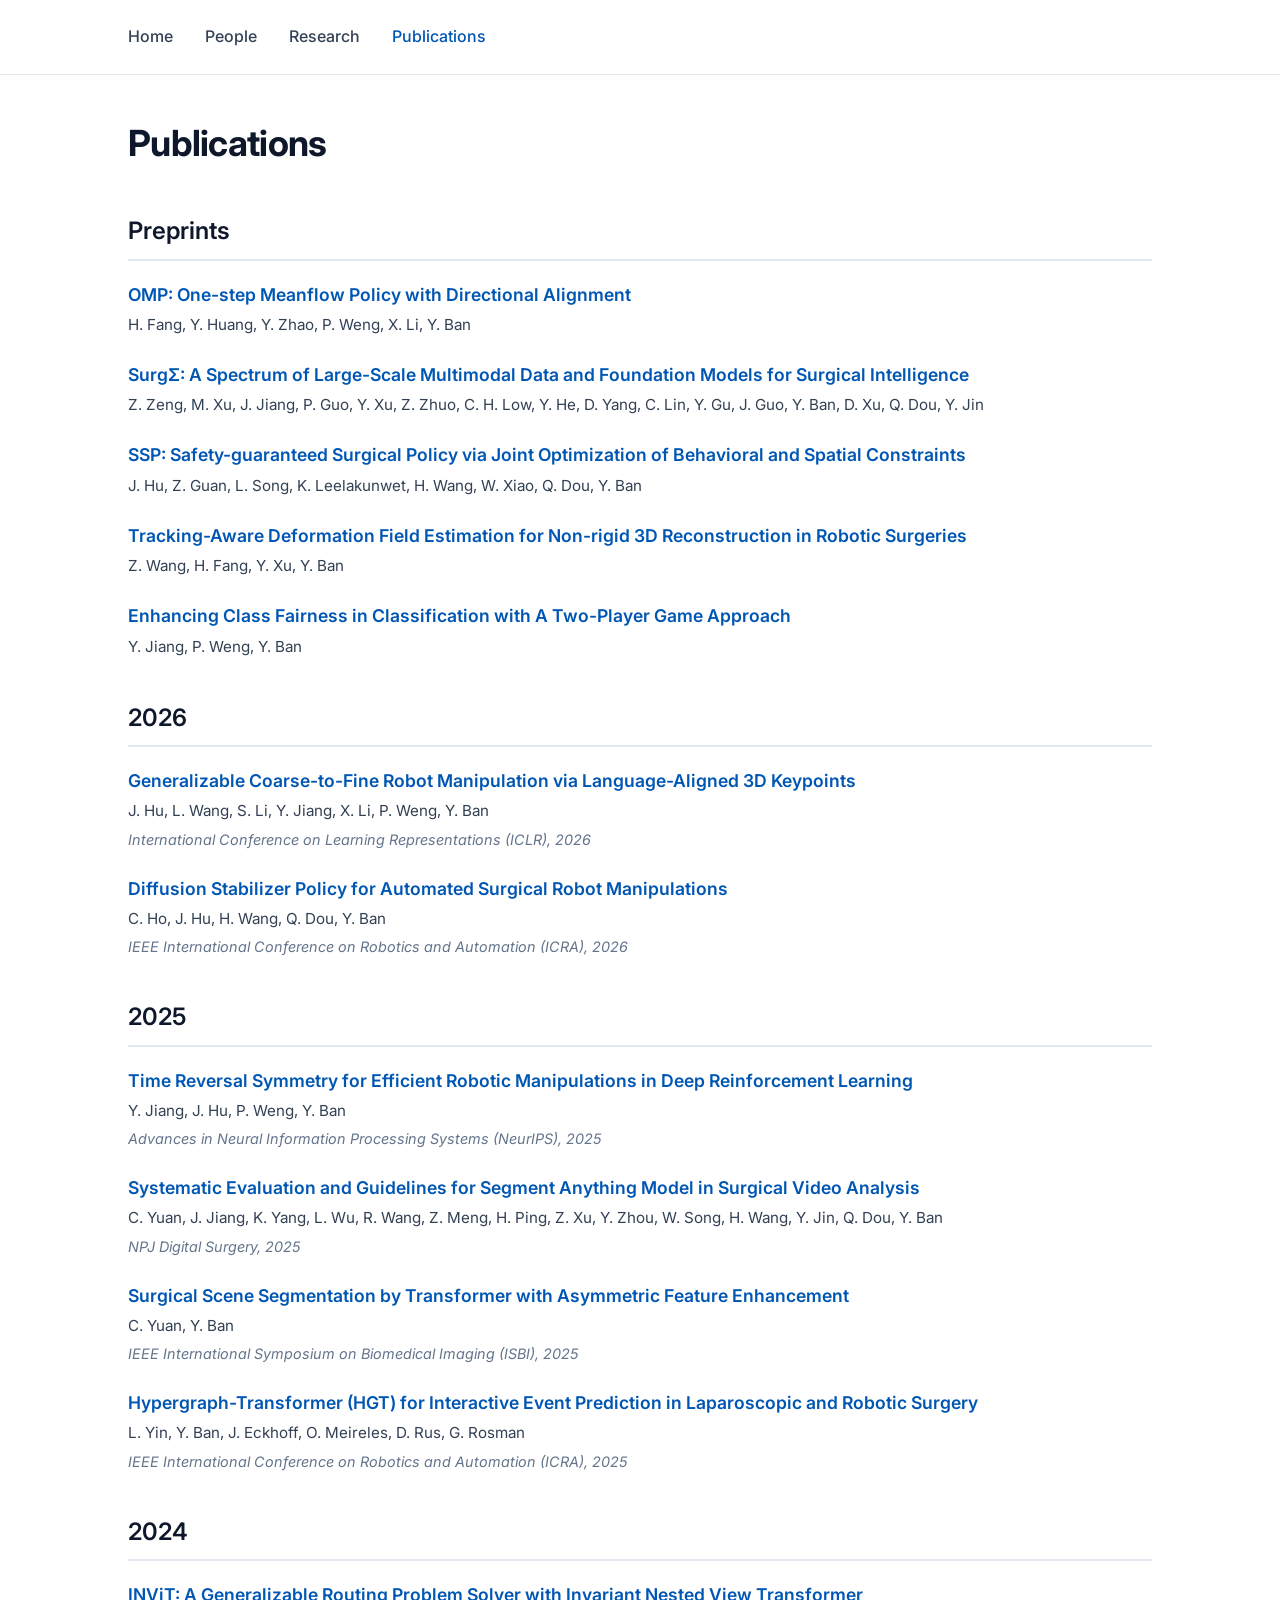
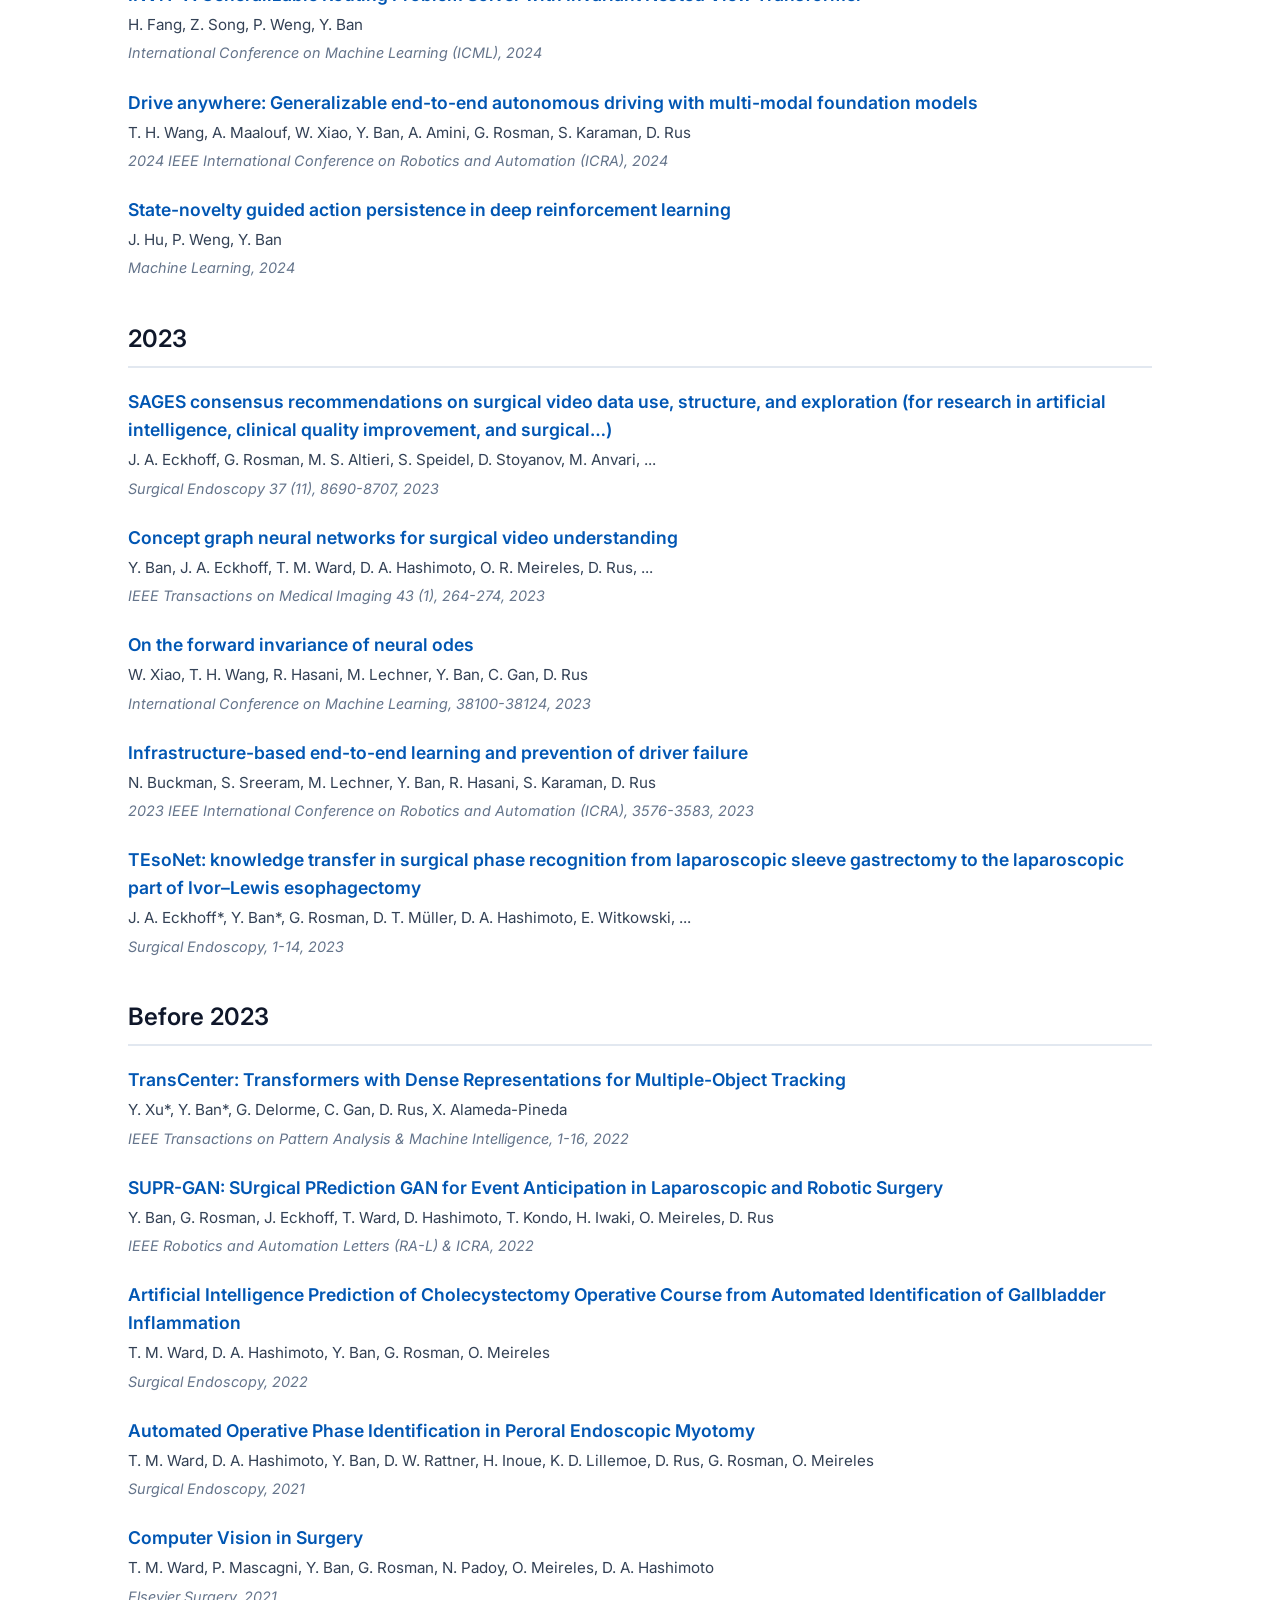
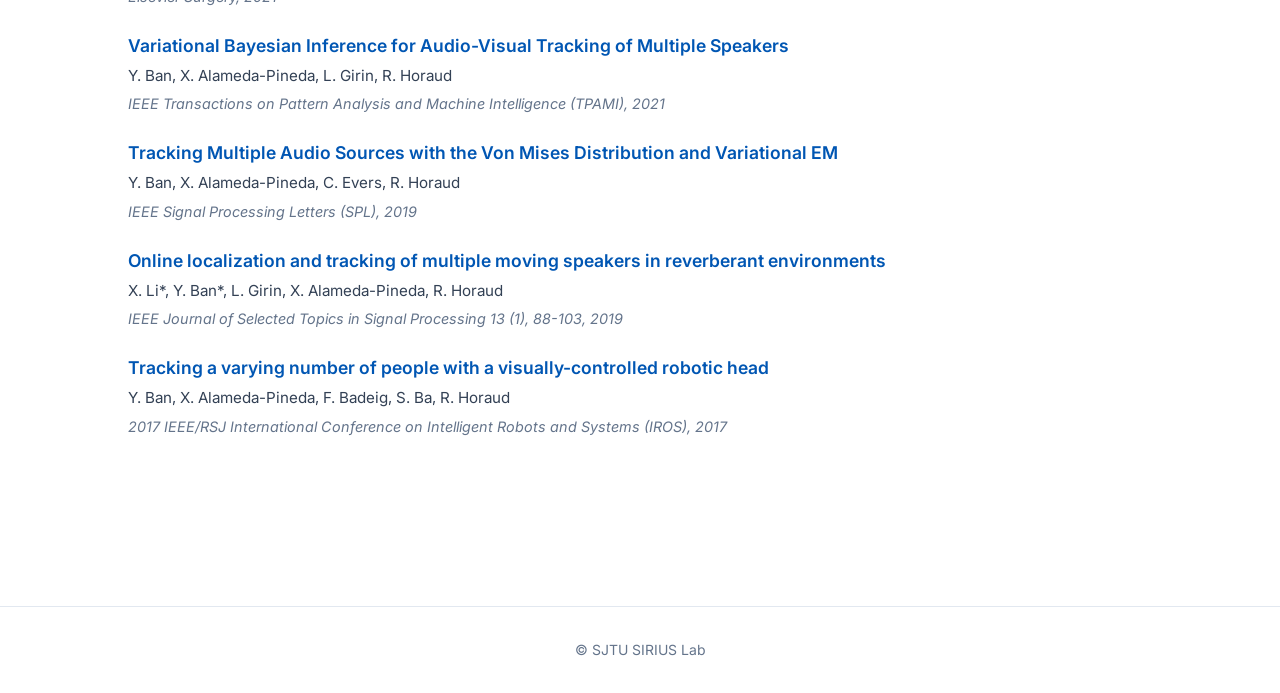
<file: publications.html>
<!doctype html>
<html lang="en">
  <head>
    <meta charset="UTF-8" />
    <title>Publications - SIRIUS Lab</title>
    <meta name="viewport" content="width=device-width, initial-scale=1.0" />
    <link rel="icon" type="image/png" href="images/lab_logo.png" />
    <link rel="stylesheet" href="styles.css" />
  </head>
  <body>
    <nav>
      <div class="nav-container">
        <a href="index.html">Home</a>
        <a href="people.html">People</a>
        <a href="index.html#research">Research</a>
        <a href="publications.html" class="active">Publications</a>
      </div>
    </nav>
    <div class="container">
      <h1>Publications</h1>
      
      <h2>Preprints</h2>
      <div class="preprints-list">
        <div class="publication">
          <div class="publication-title"><a href="https://kasumigaoka-utaha.github.io/OMP_web/" target="_blank">OMP: One-step Meanflow Policy with Directional Alignment</a></div>
          <div class="publication-authors">H. Fang, Y. Huang, Y. Zhao, P. Weng, X. Li, Y. Ban</div>
        </div>
        <div class="publication">
          <div class="publication-title"><a href="https://surgsigma.github.io" target="_blank">SurgΣ: A Spectrum of Large-Scale Multimodal Data and Foundation Models for Surgical Intelligence</a></div>
          <div class="publication-authors">Z. Zeng, M. Xu, J. Jiang, P. Guo, Y. Xu, Z. Zhuo, C. H. Low, Y. He, D. Yang, C. Lin, Y. Gu, J. Guo, Y. Ban, D. Xu, Q. Dou, Y. Jin</div>
        </div>
        <div class="publication">
          <div class="publication-title"><a href="https://arxiv.org/abs/2603.07032" target="_blank">SSP: Safety-guaranteed Surgical Policy via Joint Optimization of Behavioral and Spatial Constraints</a></div>
          <div class="publication-authors">J. Hu, Z. Guan, L. Song, K. Leelakunwet, H. Wang, W. Xiao, Q. Dou, Y. Ban</div>
        </div>
        <!--
        <div class="publication">
          <div class="publication-title"><a href="https://scholar.google.com/citations?view_op=view_citation&hl=en&user=4EXokwkAAAAJ&citation_for_view=4EXokwkAAAAJ:YFjsv_pBGBYC" target="_blank">Temporal Propagation of Asymmetric Feature Pyramid for Surgical Scene Segmentation</a></div>
          <div class="publication-authors">C. Yuan, Y. Ban</div>
        </div>
        -->
        <div class="publication">
          <div class="publication-title"><a href="https://scholar.google.com/citations?view_op=view_citation&hl=en&user=4EXokwkAAAAJ&citation_for_view=4EXokwkAAAAJ:NMxIlDl6LWMC" target="_blank">Tracking-Aware Deformation Field Estimation for Non-rigid 3D Reconstruction in Robotic Surgeries</a></div>
          <div class="publication-authors">Z. Wang, H. Fang, Y. Xu, Y. Ban</div>
        </div>
        <!--
        <div class="publication">
          <div class="publication-title"><a href="https://scholar.google.com/citations?view_op=view_citation&hl=en&user=4EXokwkAAAAJ&citation_for_view=4EXokwkAAAAJ:JV2RwH3_ST0C" target="_blank">Is Segment Anything Model 2 All You Need for Surgery Video Segmentation? A Systematic Evaluation</a></div>
          <div class="publication-authors">C. Yuan, J. Jiang, K. Yang, L. Wu, R. Wang, Z. Meng, H. Ping, Z. Xu, Y. Zhou, Y. Ban</div>
        </div>
        -->
        <div class="publication">
          <div class="publication-title"><a href="https://scholar.google.com/citations?view_op=view_citation&hl=en&user=4EXokwkAAAAJ&citation_for_view=4EXokwkAAAAJ:k_IJM867U9cC" target="_blank">Enhancing Class Fairness in Classification with A Two-Player Game Approach</a></div>
          <div class="publication-authors">Y. Jiang, P. Weng, Y. Ban</div>
        </div>
      </div>
      <h2>2026</h2>
      <div class="publication">
        <div class="publication-title"><a href="https://arxiv.org/abs/2509.23575" target="_blank">Generalizable Coarse-to-Fine Robot Manipulation via Language-Aligned 3D Keypoints</a></div>
        <div class="publication-authors">J. Hu, L. Wang, S. Li, Y. Jiang, X. Li, P. Weng, Y. Ban</div>
        <div class="publication-venue">International Conference on Learning Representations (ICLR), 2026</div>
      </div>
      <div class="publication">
        <div class="publication-title"><a href="https://scholar.google.com/citations?view_op=view_citation&hl=en&user=4EXokwkAAAAJ&citation_for_view=4EXokwkAAAAJ:hMod-77fHWUC" target="_blank">Diffusion Stabilizer Policy for Automated Surgical Robot Manipulations</a></div>
        <div class="publication-authors">C. Ho, J. Hu, H. Wang, Q. Dou, Y. Ban</div>
        <div class="publication-venue">IEEE International Conference on Robotics and Automation (ICRA), 2026</div>
      </div>
      <h2>2025</h2>
      <div class="publication">
        <div class="publication-title"><a href="https://scholar.google.com/citations?view_op=view_citation&hl=en&user=4EXokwkAAAAJ&citation_for_view=4EXokwkAAAAJ:BqipwSGYUEgC" target="_blank">Time Reversal Symmetry for Efficient Robotic Manipulations in Deep Reinforcement Learning</a></div>
        <div class="publication-authors">Y. Jiang, J. Hu, P. Weng, Y. Ban</div>
        <div class="publication-venue">Advances in Neural Information Processing Systems (NeurIPS), 2025</div>
      </div>
      <div class="publication">
        <div class="publication-title"><a href="https://arxiv.org/abs/2501.00525" target="_blank">Systematic Evaluation and Guidelines for Segment Anything Model in Surgical Video Analysis</a></div>
        <div class="publication-authors">C. Yuan, J. Jiang, K. Yang, L. Wu, R. Wang, Z. Meng, H. Ping, Z. Xu, Y. Zhou, W. Song, H. Wang, Y. Jin, Q. Dou, Y. Ban</div>
        <div class="publication-venue">NPJ Digital Surgery, 2025</div>
      </div>
      <div class="publication">
        <div class="publication-title"><a href="https://scholar.google.com/citations?view_op=view_citation&hl=en&user=4EXokwkAAAAJ&citation_for_view=4EXokwkAAAAJ:M3NEmzRMIkIC" target="_blank">Surgical Scene Segmentation by Transformer with Asymmetric Feature Enhancement</a></div>
        <div class="publication-authors">C. Yuan, Y. Ban</div>
        <div class="publication-venue">IEEE International Symposium on Biomedical Imaging (ISBI), 2025</div>
      </div>
      <div class="publication">
        <div class="publication-title"><a href="https://scholar.google.com/citations?view_op=view_citation&hl=en&user=4EXokwkAAAAJ&citation_for_view=4EXokwkAAAAJ:bEWYMUwI8FkC" target="_blank">Hypergraph-Transformer (HGT) for Interactive Event Prediction in Laparoscopic and Robotic Surgery</a></div>
        <div class="publication-authors">L. Yin, Y. Ban, J. Eckhoff, O. Meireles, D. Rus, G. Rosman</div>
        <div class="publication-venue">IEEE International Conference on Robotics and Automation (ICRA), 2025</div>
      </div>
      <h2>2024</h2>
      <div class="publication">
        <div class="publication-title"><a href="https://scholar.google.com/citations?view_op=view_citation&hl=en&user=4EXokwkAAAAJ&citation_for_view=4EXokwkAAAAJ:TFP_iSt0sucC" target="_blank">INViT: A Generalizable Routing Problem Solver with Invariant Nested View Transformer</a></div>
        <div class="publication-authors">H. Fang, Z. Song, P. Weng, Y. Ban</div>
        <div class="publication-venue">International Conference on Machine Learning (ICML), 2024</div>
      </div>
      <div class="publication">
        <div class="publication-title"><a href="https://scholar.google.com/citations?view_op=view_citation&hl=en&user=4EXokwkAAAAJ&citation_for_view=4EXokwkAAAAJ:r0BpntZqJG4C" target="_blank">Drive anywhere: Generalizable end-to-end autonomous driving with multi-modal foundation models</a></div>
        <div class="publication-authors">T. H. Wang, A. Maalouf, W. Xiao, Y. Ban, A. Amini, G. Rosman, S. Karaman, D. Rus</div>
        <div class="publication-venue">2024 IEEE International Conference on Robotics and Automation (ICRA), 2024</div>
      </div>
      <div class="publication">
        <div class="publication-title"><a href="https://link.springer.com/article/10.1007/s10994-024-06675-z" target="_blank">State-novelty guided action persistence in deep reinforcement learning</a></div>
        <div class="publication-authors">J. Hu, P. Weng, Y. Ban</div>
        <div class="publication-venue">Machine Learning, 2024</div>
      </div>
      <h2>2023</h2>
      <div class="publication">
        <div class="publication-title"><a href="https://scholar.google.com/citations?view_op=view_citation&hl=en&user=4EXokwkAAAAJ&citation_for_view=4EXokwkAAAAJ:RHpTSmoSYBkC" target="_blank">SAGES consensus recommendations on surgical video data use, structure, and exploration (for research in artificial intelligence, clinical quality improvement, and surgical…)</a></div>
        <div class="publication-authors">J. A. Eckhoff, G. Rosman, M. S. Altieri, S. Speidel, D. Stoyanov, M. Anvari, ...</div>
        <div class="publication-venue">Surgical Endoscopy 37 (11), 8690-8707, 2023</div>
      </div>
      <div class="publication">
        <div class="publication-title"><a href="https://scholar.google.com/citations?view_op=view_citation&hl=en&user=4EXokwkAAAAJ&citation_for_view=4EXokwkAAAAJ:7PzlFSSx8tAC" target="_blank">Concept graph neural networks for surgical video understanding</a></div>
        <div class="publication-authors">Y. Ban, J. A. Eckhoff, T. M. Ward, D. A. Hashimoto, O. R. Meireles, D. Rus, ...</div>
        <div class="publication-venue">IEEE Transactions on Medical Imaging 43 (1), 264-274, 2023</div>
      </div>
      <div class="publication">
        <div class="publication-title"><a href="https://scholar.google.com/citations?view_op=view_citation&hl=en&user=4EXokwkAAAAJ&citation_for_view=4EXokwkAAAAJ:_Qo2XoVZTnwC" target="_blank">On the forward invariance of neural odes</a></div>
        <div class="publication-authors">W. Xiao, T. H. Wang, R. Hasani, M. Lechner, Y. Ban, C. Gan, D. Rus</div>
        <div class="publication-venue">International Conference on Machine Learning, 38100-38124, 2023</div>
      </div>
      <div class="publication">
        <div class="publication-title"><a href="https://scholar.google.com/citations?view_op=view_citation&hl=en&user=4EXokwkAAAAJ&citation_for_view=4EXokwkAAAAJ:R3hNpaxXUhUC" target="_blank">Infrastructure-based end-to-end learning and prevention of driver failure</a></div>
        <div class="publication-authors">N. Buckman, S. Sreeram, M. Lechner, Y. Ban, R. Hasani, S. Karaman, D. Rus</div>
        <div class="publication-venue">2023 IEEE International Conference on Robotics and Automation (ICRA), 3576-3583, 2023</div>
      </div>
      <div class="publication">
        <div class="publication-title"><a href="https://scholar.google.com/citations?view_op=view_citation&hl=en&user=4EXokwkAAAAJ&citation_for_view=4EXokwkAAAAJ:e5wmG9Sq2KIC" target="_blank">TEsoNet: knowledge transfer in surgical phase recognition from laparoscopic sleeve gastrectomy to the laparoscopic part of Ivor–Lewis esophagectomy</a></div>
        <div class="publication-authors">J. A. Eckhoff*, Y. Ban*, G. Rosman, D. T. Müller, D. A. Hashimoto, E. Witkowski, ...</div>
        <div class="publication-venue">Surgical Endoscopy, 1-14, 2023</div>
      </div>
      <h2>Before 2023</h2>
      <div class="publication">
        <div class="publication-title"><a href="#">TransCenter: Transformers with Dense Representations for Multiple-Object Tracking</a></div>
        <div class="publication-authors">Y. Xu*, Y. Ban*, G. Delorme, C. Gan, D. Rus, X. Alameda-Pineda</div>
        <div class="publication-venue">IEEE Transactions on Pattern Analysis & Machine Intelligence, 1-16, 2022</div>
      </div>
      <div class="publication">
        <div class="publication-title"><a href="#">SUPR-GAN: SUrgical PRediction GAN for Event Anticipation in Laparoscopic and Robotic Surgery</a></div>
        <div class="publication-authors">Y. Ban, G. Rosman, J. Eckhoff, T. Ward, D. Hashimoto, T. Kondo, H. Iwaki, O. Meireles, D. Rus</div>
        <div class="publication-venue">IEEE Robotics and Automation Letters (RA-L) & ICRA, 2022</div>
      </div>
      <div class="publication">
        <div class="publication-title"><a href="#">Artificial Intelligence Prediction of Cholecystectomy Operative Course from Automated Identification of Gallbladder Inflammation</a></div>
        <div class="publication-authors">T. M. Ward, D. A. Hashimoto, Y. Ban, G. Rosman, O. Meireles</div>
        <div class="publication-venue">Surgical Endoscopy, 2022</div>
      </div>
      <div class="publication">
        <div class="publication-title"><a href="#">Automated Operative Phase Identification in Peroral Endoscopic Myotomy</a></div>
        <div class="publication-authors">T. M. Ward, D. A. Hashimoto, Y. Ban, D. W. Rattner, H. Inoue, K. D. Lillemoe, D. Rus, G. Rosman, O. Meireles</div>
        <div class="publication-venue">Surgical Endoscopy, 2021</div>
      </div>
      <div class="publication">
        <div class="publication-title"><a href="#">Computer Vision in Surgery</a></div>
        <div class="publication-authors">T. M. Ward, P. Mascagni, Y. Ban, G. Rosman, N. Padoy, O. Meireles, D. A. Hashimoto</div>
        <div class="publication-venue">Elsevier Surgery, 2021</div>
      </div>
      <div class="publication">
        <div class="publication-title"><a href="#">Variational Bayesian Inference for Audio-Visual Tracking of Multiple Speakers</a></div>
        <div class="publication-authors">Y. Ban, X. Alameda-Pineda, L. Girin, R. Horaud</div>
        <div class="publication-venue">IEEE Transactions on Pattern Analysis and Machine Intelligence (TPAMI), 2021</div>
      </div>
      <div class="publication">
        <div class="publication-title"><a href="#">Tracking Multiple Audio Sources with the Von Mises Distribution and Variational EM</a></div>
        <div class="publication-authors">Y. Ban, X. Alameda-Pineda, C. Evers, R. Horaud</div>
        <div class="publication-venue">IEEE Signal Processing Letters (SPL), 2019</div>
      </div>
      <div class="publication">
        <div class="publication-title"><a href="#">Online localization and tracking of multiple moving speakers in reverberant environments</a></div>
        <div class="publication-authors">X. Li*, Y. Ban*, L. Girin, X. Alameda-Pineda, R. Horaud</div>
        <div class="publication-venue">IEEE Journal of Selected Topics in Signal Processing 13 (1), 88-103, 2019</div>
      </div>
      <div class="publication">
        <div class="publication-title"><a href="#">Tracking a varying number of people with a visually-controlled robotic head</a></div>
        <div class="publication-authors">Y. Ban, X. Alameda-Pineda, F. Badeig, S. Ba, R. Horaud</div>
        <div class="publication-venue">2017 IEEE/RSJ International Conference on Intelligent Robots and Systems (IROS), 2017</div>
      </div>
    </div>
    <footer>
      © SJTU SIRIUS Lab
    </footer>
  </body>
</html>
</file>
<file: styles.css>
@import url('https://fonts.googleapis.com/css2?family=Inter:wght@300;400;500;600;700&display=swap');

:root {
  --primary-color: #0056b3;
  --text-main: #334155;
  --text-heading: #0f172a;
  --text-muted: #64748b;
  --bg-main: #ffffff;
  --bg-secondary: #f8fafc;
  --border-color: #e2e8f0;
}

body {
  font-family: 'Inter', -apple-system, BlinkMacSystemFont, 'Segoe UI', Roboto, Helvetica, Arial, sans-serif;
  background: var(--bg-main);
  color: var(--text-main);
  margin: 0;
  padding: 0;
  font-size: 16px;
  line-height: 1.6;
  -webkit-font-smoothing: antialiased;
}

.container {
  max-width: 1024px;
  margin: 0 auto;
  padding: 40px 24px 80px 24px;
}

/* Typography */
h1, h2, h3, h4 {
  color: var(--text-heading);
  margin-top: 0;
}

h1 {
  font-size: 2.25rem;
  font-weight: 700;
  margin-bottom: 0.5rem;
  letter-spacing: -0.02em;
}

h2 {
  font-size: 1.5rem;
  font-weight: 600;
  margin-top: 2.5rem;
  margin-bottom: 1.25rem;
  border-bottom: 2px solid var(--border-color);
  padding-bottom: 0.5rem;
}

a {
  color: var(--primary-color);
  text-decoration: none;
  transition: color 0.2s ease;
}

a:hover {
  color: #003d82;
  text-decoration: underline;
}

/* Navigation */
nav {
  background: rgba(255, 255, 255, 0.95);
  backdrop-filter: blur(8px);
  border-bottom: 1px solid var(--border-color);
  position: sticky;
  top: 0;
  z-index: 1000;
  padding: 1rem 0;
}

.nav-container {
  max-width: 1024px;
  margin: 0 auto;
  display: flex;
  gap: 2rem;
  padding: 0 24px;
  align-items: center;
}

.nav-container a {
  color: var(--text-main);
  font-weight: 500;
  font-size: 1rem;
  padding: 0.5rem 0;
}

.nav-container a:hover,
.nav-container a.active {
  color: var(--primary-color);
  text-decoration: none;
}

/* Home Page Specifics */
.lab-desc {
  font-size: 1.125rem;
  color: var(--text-main);
  line-height: 1.7;
  margin-bottom: 1.5rem;
}

.hiring {
  background: var(--bg-secondary);
  border-left: 4px solid var(--primary-color);
  padding: 1rem 1.5rem;
  margin: 2rem 0;
  border-radius: 0 8px 8px 0;
  font-weight: 500;
}

.photo-player {
  position: relative;
  margin-bottom: 2.5rem;
  border-radius: 12px;
  overflow: hidden;
  box-shadow: 0 4px 20px rgba(0, 0, 0, 0.08);
  background: #000;
}

.photo-player img {
  width: 100%;
  height: auto;
  aspect-ratio: 16 / 9;
  object-fit: cover;
  display: block;
  transition: opacity 0.3s ease-in-out;
}

.carousel-btn {
  position: absolute;
  top: 50%;
  transform: translateY(-50%);
  background: rgba(0, 0, 0, 0.4);
  color: white;
  border: none;
  width: 44px;
  height: 44px;
  border-radius: 50%;
  font-size: 1.2rem;
  cursor: pointer;
  display: flex;
  align-items: center;
  justify-content: center;
  transition: background 0.2s, transform 0.2s;
  z-index: 10;
  backdrop-filter: blur(4px);
  -webkit-backdrop-filter: blur(4px);
}

.carousel-btn:hover {
  background: rgba(0, 0, 0, 0.7);
  transform: translateY(-50%) scale(1.1);
}

.carousel-btn.prev {
  left: 16px;
}

.carousel-btn.next {
  right: 16px;
}

.carousel-dots {
  position: absolute;
  bottom: 16px;
  left: 50%;
  transform: translateX(-50%);
  display: flex;
  gap: 8px;
  z-index: 10;
}

.carousel-dots .dot {
  width: 8px;
  height: 8px;
  border-radius: 50%;
  background: rgba(255, 255, 255, 0.5);
  cursor: pointer;
  transition: background 0.2s, transform 0.2s;
}

.carousel-dots .dot:hover {
  background: rgba(255, 255, 255, 0.8);
}

.carousel-dots .dot.active {
  background: rgba(255, 255, 255, 1);
  transform: scale(1.3);
}

/* News */
.news-list {
  list-style: none;
  padding: 0;
  margin: 0;
}

.news-list li {
  margin-bottom: 0.75rem;
  padding-left: 1.5rem;
  position: relative;
}

.news-list li::before {
  content: "•";
  color: var(--primary-color);
  position: absolute;
  left: 0;
  font-weight: bold;
}

.news-list .highlight {
  font-weight: 600;
  color: var(--text-heading);
  margin-right: 0.5rem;
}

/* Publications - Image List */
.topics {
  color: var(--text-muted);
  font-weight: 500;
  cursor: pointer;
  transition: color 0.2s;
  font-size: 0.95rem;
}

.topics:hover {
  color: var(--primary-color);
}

.publication-item {
  display: flex;
  gap: 2rem;
  margin-bottom: 2.5rem;
  align-items: flex-start;
}

.publication-img {
  width: 280px;
  min-width: 280px;
  border-radius: 8px;
  border: 1px solid var(--border-color);
  box-shadow: 0 2px 8px rgba(0,0,0,0.04);
}

.publication-info {
  flex: 1;
}

.pub-title {
  font-size: 1.125rem;
  font-weight: 600;
  color: var(--text-heading);
  margin-bottom: 0.5rem;
  line-height: 1.4;
}

.pub-authors {
  color: var(--text-main);
  margin-bottom: 0.5rem;
  font-size: 0.95rem;
}

.pub-venue {
  font-weight: 600;
  color: var(--text-heading);
  font-size: 0.95rem;
  display: block;
  margin-bottom: 0.5rem;
}

.pub-links a {
  font-size: 0.9rem;
  font-weight: 500;
  margin-right: 1rem;
  color: var(--primary-color);
  text-transform: uppercase;
  letter-spacing: 0.05em;
}

/* Publications - Text List (publications.html) */
.publication {
  margin-bottom: 1.5rem;
}

.publication-title {
  font-size: 1.1rem;
  font-weight: 600;
  margin-bottom: 0.25rem;
}

.publication-authors {
  font-size: 0.95rem;
  color: var(--text-main);
  margin-bottom: 0.25rem;
}

.publication-venue {
  font-size: 0.9rem;
  color: var(--text-muted);
  font-style: italic;
}

/* People Page */
.people-grid {
  display: grid;
  grid-template-columns: repeat(auto-fill, minmax(220px, 1fr));
  gap: 3rem 2rem;
  margin-top: 2rem;
}

.person-card {
  text-align: center;
}

.person-card.pi {
  grid-column: 1 / -1;
  display: flex;
  text-align: left;
  gap: 2.5rem;
  align-items: flex-start;
  margin-bottom: 2rem;
}

.person-photo {
  width: 200px;
  height: 200px;
  border-radius: 50%;
  object-fit: cover;
  margin-bottom: 1rem;
  border: 4px solid var(--bg-main);
  box-shadow: 0 4px 12px rgba(0,0,0,0.08);
}

.person-card.pi .person-photo {
  width: 240px;
  height: 240px;
  border-radius: 12px;
  margin-bottom: 0;
}

.person-name {
  font-size: 1.25rem;
  font-weight: 600;
  color: var(--text-heading);
  margin-bottom: 0.25rem;
}

.person-role {
  color: var(--primary-color);
  font-weight: 500;
  font-size: 0.95rem;
  margin-bottom: 0.75rem;
}

.person-desc {
  font-size: 0.95rem;
  color: var(--text-main);
  margin-bottom: 1rem;
}

.person-teaching {
  font-size: 0.9rem;
  color: var(--text-muted);
  margin-top: 1rem;
  line-height: 1.5;
}

/* Footer */
footer {
  text-align: center;
  color: var(--text-muted);
  font-size: 0.875rem;
  padding: 2rem 0;
  border-top: 1px solid var(--border-color);
  margin-top: 4rem;
}

/* Responsive */
@media (max-width: 768px) {
  .publication-item {
    flex-direction: column;
    gap: 1rem;
  }
  .publication-img {
    width: 100%;
    max-width: 400px;
  }
  .person-card.pi {
    flex-direction: column;
    text-align: center;
    align-items: center;
    padding: 0;
  }
  .person-card.pi .person-photo {
    border-radius: 50%;
    width: 200px;
    height: 200px;
  }
  .nav-container {
    flex-wrap: wrap;
    gap: 1rem;
    justify-content: center;
  }
}
</file>
